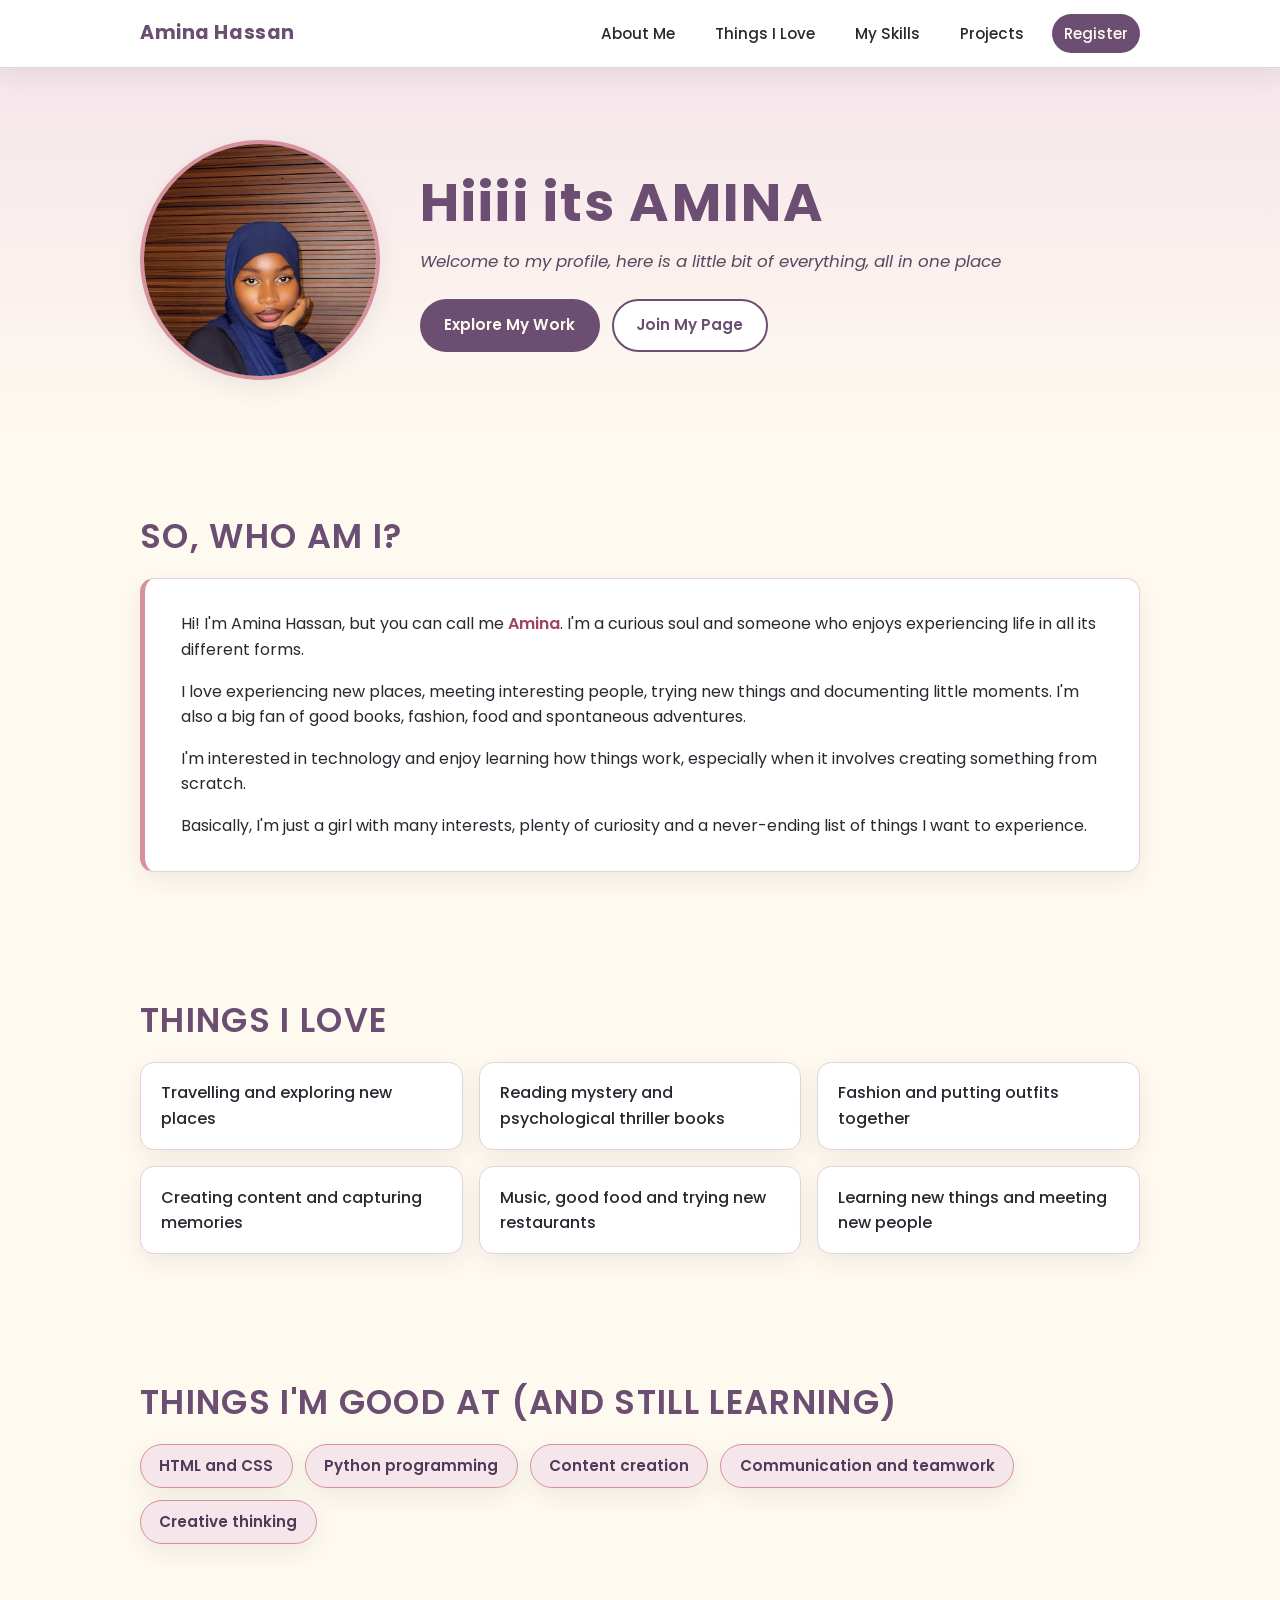
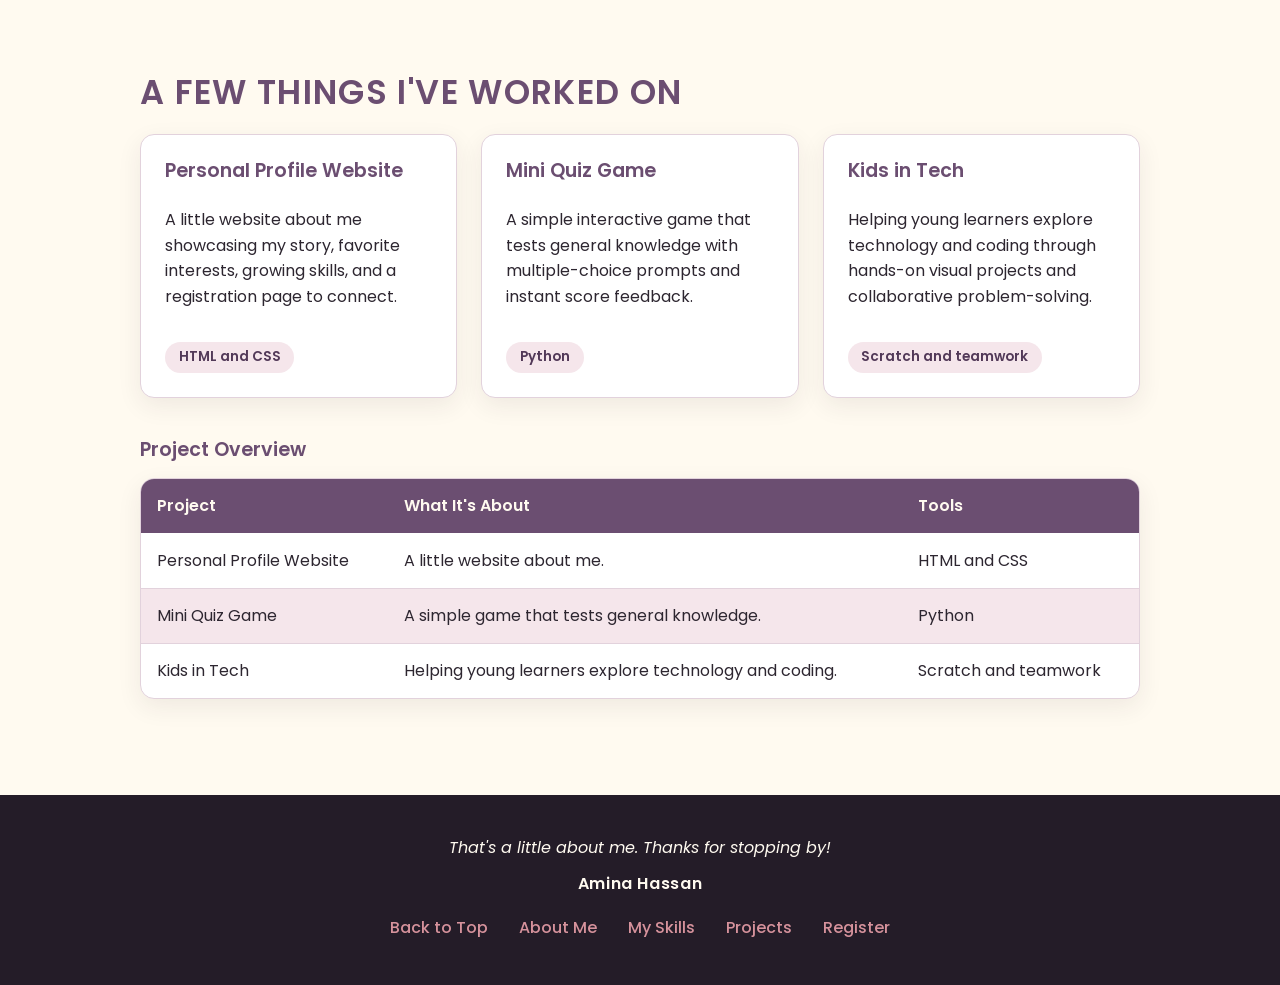
<file: index.html>
<!DOCTYPE html>
<html lang="en">
<head>
    <meta charset="UTF-8">
    <meta name="viewport" content="width=device-width, initial-scale=1.0">
    <meta name="description" content="Personal profile page of Amina Hassan featuring her bio, interests, skills, and projects.">
    <title>Amina's Profile</title>
    <link rel="preconnect" href="https://fonts.googleapis.com">
    <link rel="preconnect" href="https://fonts.gstatic.com" crossorigin>
    <link rel="stylesheet" href="https://fonts.googleapis.com/css2?family=Poppins:wght@400;500;600;700&display=swap">
    <link rel="stylesheet" href="styles.css">
</head>
<body>
    <a href="#main-content" class="skip-link">Skip to main content</a>

    <header class="site-header">
        <div class="container header-inner">
            <a href="index.html" class="site-logo">Amina Hassan</a>
            <nav class="site-nav" aria-label="Main navigation">
                <a href="#about">About Me</a>
                <a href="#interests">Things I Love</a>
                <a href="#skills">My Skills</a>
                <a href="#projects">Projects</a>
                <a href="register.html" class="nav-cta">Register</a>
            </nav>
        </div>
    </header>

    <main id="main-content">
        <section id="hero" class="hero section">
            <div class="container hero-content">
                <img
                    src="profile.jpg.jpeg"
                    alt="Portrait photo of Amina Hassan smiling"
                    class="profile-photo"
                    width="240"
                    height="240"
                >
                <div class="hero-text">
                    <h1>Hiiii its AMINA</h1>
                    <p class="tagline">Welcome to my profile, here is a little bit of everything, all in one place</p>
                    <div class="hero-actions">
                        <a href="#projects" class="btn btn-primary">Explore My Work</a>
                        <a href="register.html" class="btn btn-secondary">Join My Page</a>
                    </div>
                </div>
            </div>
        </section>

        <section id="about" class="section">
            <div class="container">
                <h2>So, who am I?</h2>
                <div class="about-card">
                    <p>
                        Hi! I'm Amina Hassan, but you can call me <span class="highlight">Amina</span>. I'm a curious soul and someone who enjoys experiencing life in all its different forms.
                    </p>
                    <p>
                        I love experiencing new places, meeting interesting people, trying new things and documenting little moments. I'm also a big fan of good books, fashion, food and spontaneous adventures.
                    </p>
                    <p>
                        I'm interested in technology and enjoy learning how things work, especially when it involves creating something from scratch.
                    </p>
                    <p>
                        Basically, I'm just a girl with many interests, plenty of curiosity and a never-ending list of things I want to experience.
                    </p>
                </div>
            </div>
        </section>

        <section id="interests" class="section">
            <div class="container">
                <h2>Things I Love</h2>
                <ul class="interests-grid">
                    <li class="interest-item">Travelling and exploring new places</li>
                    <li class="interest-item">Reading mystery and psychological thriller books</li>
                    <li class="interest-item">Fashion and putting outfits together</li>
                    <li class="interest-item">Creating content and capturing memories</li>
                    <li class="interest-item">Music, good food and trying new restaurants</li>
                    <li class="interest-item">Learning new things and meeting new people</li>
                </ul>
            </div>
        </section>

        <section id="skills" class="section">
            <div class="container">
                <h2>Things I'm Good At (and Still Learning)</h2>
                <ul class="skills-list">
                    <li class="skill-pill">HTML and CSS</li>
                    <li class="skill-pill">Python programming</li>
                    <li class="skill-pill">Content creation</li>
                    <li class="skill-pill">Communication and teamwork</li>
                    <li class="skill-pill">Creative thinking</li>
                </ul>
            </div>
        </section>

        <section id="projects" class="section">
            <div class="container">
                <h2>A Few Things I've Worked On</h2>

                <div class="projects-grid">
                    <article class="project-card">
                        <h3>Personal Profile Website</h3>
                        <p>A little website about me showcasing my story, favorite interests, growing skills, and a registration page to connect.</p>
                        <p class="project-meta"><span class="project-tag">HTML and CSS</span></p>
                    </article>

                    <article class="project-card">
                        <h3>Mini Quiz Game</h3>
                        <p>A simple interactive game that tests general knowledge with multiple-choice prompts and instant score feedback.</p>
                        <p class="project-meta"><span class="project-tag">Python</span></p>
                    </article>

                    <article class="project-card">
                        <h3>Kids in Tech</h3>
                        <p>Helping young learners explore technology and coding through hands-on visual projects and collaborative problem-solving.</p>
                        <p class="project-meta"><span class="project-tag">Scratch and teamwork</span></p>
                    </article>
                </div>

                <div class="table-block">
                    <h3 class="table-heading">Project Overview</h3>
                    <div class="table-wrapper">
                        <table class="projects-table">
                            <thead>
                                <tr>
                                    <th scope="col">Project</th>
                                    <th scope="col">What It's About</th>
                                    <th scope="col">Tools</th>
                                </tr>
                            </thead>
                            <tbody>
                                <tr>
                                    <td>Personal Profile Website</td>
                                    <td>A little website about me.</td>
                                    <td>HTML and CSS</td>
                                </tr>
                                <tr>
                                    <td>Mini Quiz Game</td>
                                    <td>A simple game that tests general knowledge.</td>
                                    <td>Python</td>
                                </tr>
                                <tr>
                                    <td>Kids in Tech</td>
                                    <td>Helping young learners explore technology and coding.</td>
                                    <td>Scratch and teamwork</td>
                                </tr>
                            </tbody>
                        </table>
                    </div>
                </div>
            </div>
        </section>
</main>
    <footer class="site-footer">
        <div class="container footer-inner">
            <p class="footer-note">That's a little about me. Thanks for stopping by!</p>
            <p class="footer-author">Amina Hassan</p>
            <nav class="footer-links" aria-label="Footer navigation">
                <a href="#hero">Back to Top</a>
                <a href="#about">About Me</a>
                <a href="#skills">My Skills</a>
                <a href="#projects">Projects</a>
                <a href="register.html">Register</a>
            </nav>
        </div>
    </footer>

</body>
</html>
</file>
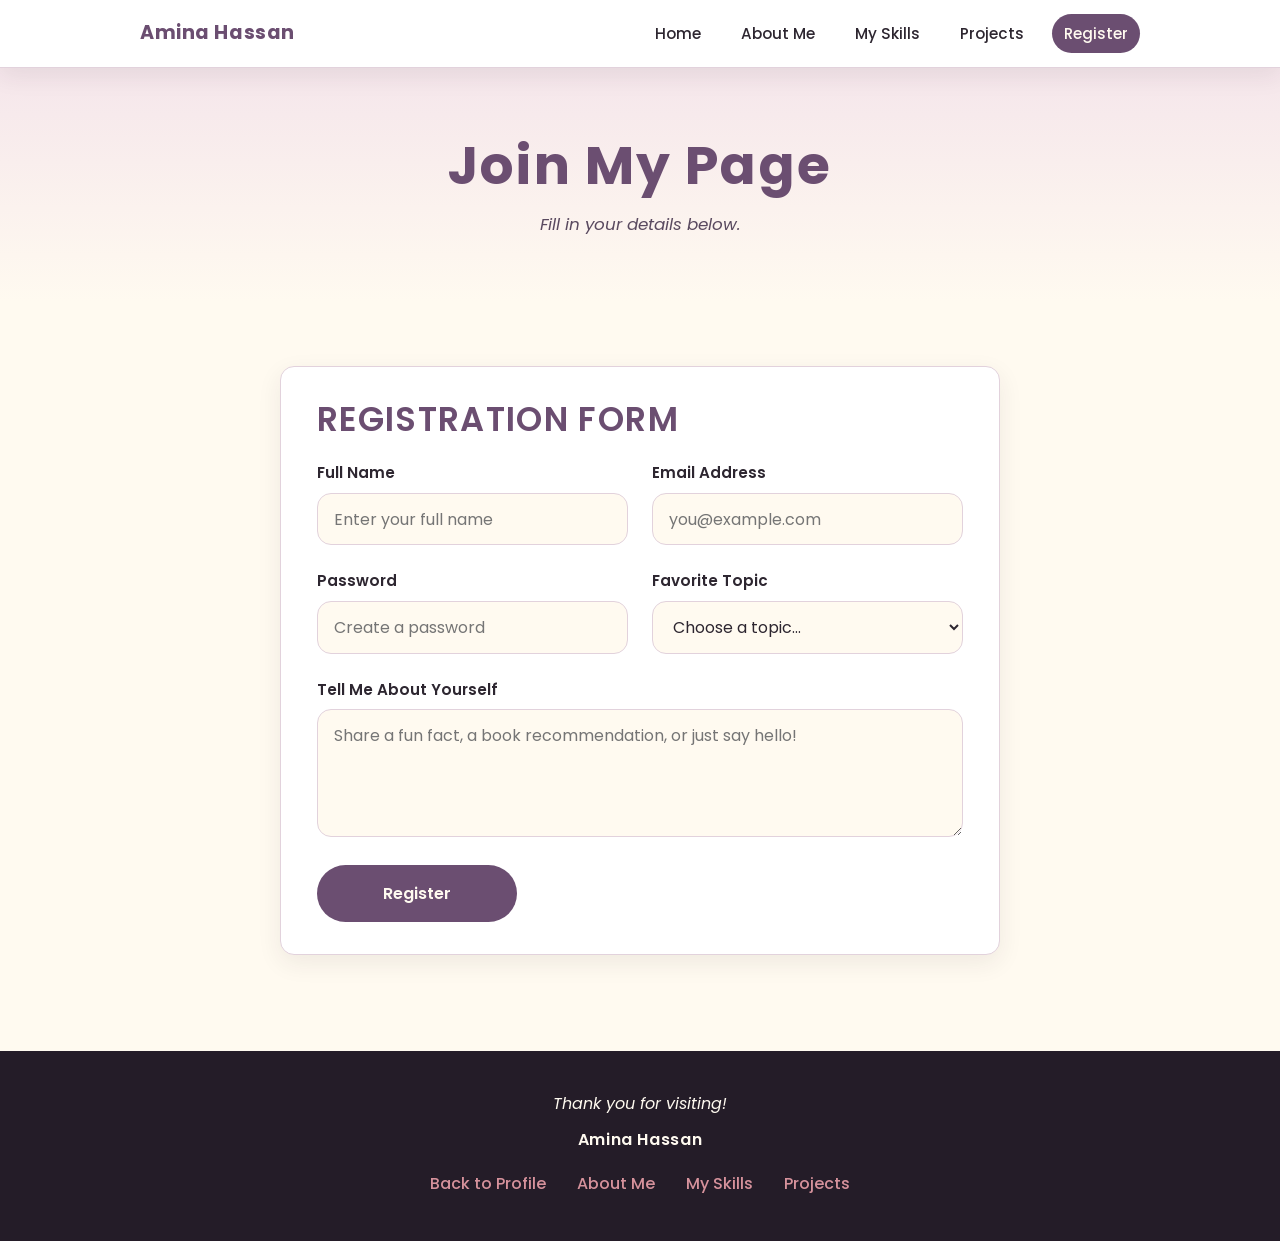
<file: register.html>
<!DOCTYPE html>
<html lang="en">

<head>
    <meta charset="UTF-8">
    <meta name="viewport" content="width=device-width, initial-scale=1.0">
    <meta name="description" content="Register to connect with Amina Hassan and join her community page.">
    <title>Register | Amina's Profile</title>
    <link rel="preconnect" href="https://fonts.googleapis.com">
    <link rel="preconnect" href="https://fonts.gstatic.com" crossorigin>
    <link rel="stylesheet" href="https://fonts.googleapis.com/css2?family=Poppins:wght@400;500;600;700&display=swap">
    <link rel="stylesheet" href="styles.css">
</head>

<body>
    <a href="#main-content" class="skip-link">Skip to main content</a>

    <header class="site-header">
        <div class="container header-inner">
            <a href="index.html" class="site-logo">Amina Hassan</a>
            <nav class="site-nav" aria-label="Main navigation">
                <a href="index.html">Home</a>
                <a href="index.html#about">About Me</a>
                <a href="index.html#skills">My Skills</a>
                <a href="index.html#projects">Projects</a>
                <a href="register.html" class="nav-cta" aria-current="page">Register</a>
            </nav>
        </div>
    </header>

    <main id="main-content">
        <section class="page-intro section">
            <div class="container">
                <h1>Join My Page</h1>
                <p class="tagline">Fill in your details below.</p>
            </div>
        </section>
        <section class="section register-section">
            <div class="container">
                <div class="form-card">
                    <h2>Registration Form</h2>

                    <form class="register-form" action="#" method="post">
                        <div class="form-group">
                            <label for="name">Full Name</label>
                            <input type="text" id="name" name="name" placeholder="Enter your full name"
                                autocomplete="name" required>
                        </div>

                        <div class="form-group">
                            <label for="email">Email Address</label>
                            <input type="email" id="email" name="email" placeholder="you@example.com"
                                autocomplete="email" required>
                        </div>

                        <div class="form-group">
                            <label for="password">Password</label>
                            <input type="password" id="password" name="password" placeholder="Create a password"
                                autocomplete="new-password" minlength="6" required>
                        </div>

                        <div class="form-group">
                            <label for="interest">Favorite Topic</label>
                            <select id="interest" name="interest" required>
                                <option value="">Choose a topic...</option>
                                <option value="web-dev">HTML &amp; CSS</option>
                                <option value="python">Python Programming</option>
                                <option value="books">Books &amp; Thrillers</option>
                                <option value="travel-fashion">Travel, Food &amp; Fashion</option>
                                <option value="content">Content Creation</option>
                            </select>
                        </div>

                        <div class="form-group form-group-full">
                            <label for="bio">Tell Me About Yourself</label>
                            <textarea id="bio" name="bio" rows="4"
                                placeholder="Share a fun fact, a book recommendation, or just say hello!"></textarea>
                        </div>

                        <div class="form-actions form-group-full">
                            <button type="submit" class="btn btn-primary btn-submit">Register</button>
                        </div>
                    </form>
                </div>
            </div>
        </section>
    </main>

    <footer class="site-footer">
        <div class="container footer-inner">
            <p class="footer-note">Thank you for visiting!</p>
            <p class="footer-author">Amina Hassan</p>
            <nav class="footer-links" aria-label="Footer navigation">
                <a href="index.html">Back to Profile</a>
                <a href="index.html#about">About Me</a>
                <a href="index.html#skills">My Skills</a>
                <a href="index.html#projects">Projects</a>
            </nav>
        </div>
    </footer>

</body>

</html>
</file>
<file: styles.css>
*,
*::before,
*::after {
  box-sizing: border-box;
}

:root {
  --primary: #6b4e71;
  --primary-dark: #523958;
  --accent: #d6929c;
  --accent-text: #9e445b;
  --text: #2d2630;
  --muted: #59495f;
  --background: #fffaf0;
  --surface: #ffffff;
  --surface-alt: #f5e6eb;
  --dark-bg: #241c28;
  --border: #e2d2dc;
  --radius: 14px;
  --radius-sm: 8px;
  --radius-pill: 999px;
  --shadow: 0 8px 24px rgba(45, 38, 48, 0.08);
  --shadow-hover: 0 14px 30px rgba(45, 38, 48, 0.14);
}

html {
  scroll-behavior: smooth;
}

body {
  margin: 0;
  font-family: "Poppins", Arial, sans-serif;
  font-size: 1rem;
  line-height: 1.6;
  background-color: var(--background);
  color: var(--text);
}

img {
  max-width: 100%;
  display: block;
}

h1,
h2,
h3 {
  color: var(--primary);
  line-height: 1.25;
  margin-top: 0;
}

h1 {
  font-size: clamp(2rem, 5vw + 1rem, 3.35rem);
  font-weight: 700;
  letter-spacing: 0.04em;
  margin-bottom: 0.75rem;
}

h2 {
  font-size: clamp(1.45rem, 2.5vw + 0.85rem, 2.1rem);
  font-weight: 600;
  text-transform: uppercase;
  letter-spacing: 0.04em;
  margin-bottom: 1.25rem;
}

h3 {
  font-size: 1.2rem;
  font-weight: 600;
  margin-bottom: 0.5rem;
}

p {
  margin-top: 0;
  margin-bottom: 1rem;
}

p:last-child {
  margin-bottom: 0;
}

a {
  color: var(--primary);
  transition: color 0.2s ease, background-color 0.2s ease, border-color 0.2s ease;
}

a:focus-visible,
button:focus-visible,
input:focus-visible,
select:focus-visible,
textarea:focus-visible {
  outline: 3px solid var(--primary);
  outline-offset: 3px;
}

.skip-link {
  position: absolute;
  top: -100px;
  left: 1rem;
  z-index: 200;
  background-color: var(--primary);
  color: var(--background);
  padding: 0.65rem 1rem;
  border-radius: var(--radius-sm);
  font-weight: 600;
  text-decoration: none;
}

.skip-link:focus-visible {
  top: 1rem;
}

.container {
  width: 100%;
  max-width: 1080px;
  margin-inline: auto;
  padding-inline: 1rem;
}

.section {
  padding-block: 2.75rem;
}

.tagline {
  font-style: italic;
  color: var(--muted);
  font-size: 1.05rem;
}

.highlight {
  color: var(--accent-text);
  font-weight: 600;
}

.site-header {
  position: sticky;
  top: 0;
  z-index: 100;
  background-color: var(--surface);
  border-bottom: 1px solid var(--border);
  box-shadow: var(--shadow);
}

.header-inner {
  display: flex;
  justify-content: space-between;
  align-items: center;
  flex-wrap: wrap;
  gap: 0.75rem 1.25rem;
  padding-block: 0.9rem;
}

.site-logo {
  font-size: 1.2rem;
  font-weight: 700;
  color: var(--primary);
  text-decoration: none;
  letter-spacing: 0.03em;
}

.site-logo:hover {
  color: var(--primary-dark);
}

.site-nav {
  display: flex;
  flex-wrap: wrap;
  align-items: center;
  gap: 0.35rem 0.65rem;
}

.site-nav a {
  color: var(--text);
  text-decoration: none;
  font-weight: 500;
  font-size: 0.95rem;
  padding: 0.45rem 0.75rem;
  border-radius: var(--radius-pill);
}

.site-nav a:hover {
  background-color: var(--surface-alt);
  color: var(--primary-dark);
}

.site-nav a:focus-visible {
  background-color: var(--surface-alt);
  color: var(--primary-dark);
}

.site-nav a.nav-cta,
.site-nav a[aria-current="page"] {
  background-color: var(--primary);
  color: var(--background);
}

.site-nav a.nav-cta:hover,
.site-nav a[aria-current="page"]:hover {
  background-color: var(--primary-dark);
  color: var(--background);
}

.btn {
  display: inline-flex;
  align-items: center;
  justify-content: center;
  padding: 0.75rem 1.4rem;
  border-radius: var(--radius-pill);
  font-family: inherit;
  font-size: 0.95rem;
  font-weight: 600;
  text-decoration: none;
  cursor: pointer;
  border: 2px solid transparent;
  transition: transform 0.2s ease, background-color 0.2s ease, color 0.2s ease, box-shadow 0.2s ease;
}

.btn-primary {
  background-color: var(--primary);
  color: var(--background);
}

.btn-primary:hover {
  background-color: var(--primary-dark);
  transform: translateY(-2px);
  box-shadow: var(--shadow);
}

.btn-secondary {
  background-color: var(--surface);
  color: var(--primary);
  border-color: var(--primary);
}

.btn-secondary:hover {
  background-color: var(--surface-alt);
  color: var(--primary-dark);
  transform: translateY(-2px);
}
.hero {
  background: linear-gradient(180deg, var(--surface-alt) 0%, var(--background) 100%);
  padding-block: 3rem;
}

.hero-content {
  display: flex;
  flex-direction: column;
  align-items: center;
  text-align: center;
  gap: 1.75rem;
}

.profile-photo {
  width: 180px;
  height: 180px;
  max-width: 100%;
  aspect-ratio: 1 / 1;
  border-radius: 50%;
  object-fit: cover;
  object-position: center top;
  border: 4px solid var(--accent);
  box-shadow: var(--shadow);
  flex-shrink: 0;
}

.hero-text {
  max-width: 620px;
}

.hero-actions {
  display: flex;
  flex-wrap: wrap;
  justify-content: center;
  gap: 0.75rem;
  margin-top: 1.5rem;
}

.page-intro {
  background: linear-gradient(180deg, var(--surface-alt) 0%, var(--background) 100%);
  text-align: center;
  padding-block: 2.5rem 1.75rem;
}

.about-card {
  background-color: var(--surface);
  padding: 1.5rem;
  border-radius: var(--radius);
  box-shadow: var(--shadow);
  border: 1px solid var(--border);
  border-left: 5px solid var(--accent);
}
.interests-grid {
  list-style: none;
  margin: 0;
  padding: 0;
  display: grid;
  grid-template-columns: 1fr;
  gap: 1rem;
}

.interest-item {
  background-color: var(--surface);
  padding: 1.1rem 1.25rem;
  border-radius: var(--radius);
  box-shadow: var(--shadow);
  border: 1px solid var(--border);
  color: var(--text);
  font-weight: 500;
}

.skills-list {
  list-style: none;
  margin: 0;
  padding: 0;
  display: flex;
  flex-wrap: wrap;
  gap: 0.75rem;
}

.skill-pill {
  background-color: var(--surface-alt);
  color: var(--primary-dark);
  border: 1px solid var(--accent);
  border-radius: var(--radius-pill);
  padding: 0.55rem 1.15rem;
  font-weight: 600;
  font-size: 0.95rem;
  box-shadow: var(--shadow);
}

.projects-grid {
  display: grid;
  grid-template-columns: repeat(auto-fit, minmax(260px, 1fr));
  gap: 1.5rem;
  margin-bottom: 2.5rem;
}

.project-card {
  background-color: var(--surface);
  padding: 1.5rem;
  border-radius: var(--radius);
  box-shadow: var(--shadow);
  border: 1px solid var(--border);
  display: flex;
  flex-direction: column;
  justify-content: space-between;
  gap: 1rem;
  transition: transform 0.25s ease, box-shadow 0.25s ease;
}

.project-card:hover {
  transform: translateY(-6px);
  box-shadow: var(--shadow-hover);
}

.project-meta {
  margin: 0;
}

.project-tag {
  display: inline-block;
  background-color: var(--surface-alt);
  color: var(--primary-dark);
  border-radius: var(--radius-pill);
  padding: 0.3rem 0.85rem;
  font-size: 0.85rem;
  font-weight: 600;
}
.table-block {
  margin-top: 1rem;
}

.table-heading {
  margin-bottom: 1rem;
}

.table-wrapper {
  width: 100%;
  overflow-x: auto;
  border-radius: var(--radius);
  box-shadow: var(--shadow);
  border: 1px solid var(--border);
  background-color: var(--surface);
}

.projects-table {
  width: 100%;
  border-collapse: collapse;
  text-align: left;
}

.projects-table thead {
  background-color: var(--primary);
  color: var(--background);
}

.projects-table th,
.projects-table td {
  padding: 0.9rem 1rem;
  vertical-align: top;
}

.projects-table th {
  font-weight: 600;
}

.projects-table tbody tr {
  border-bottom: 1px solid var(--border);
}

.projects-table tbody tr:last-child {
  border-bottom: none;
}

.projects-table tbody tr:nth-child(even) {
  background-color: var(--surface-alt);
}

.register-section {
  padding-top: 1.5rem;
}

.form-card {
  max-width: 720px;
  margin-inline: auto;
  background-color: var(--surface);
  padding: 1.5rem;
  border-radius: var(--radius);
  box-shadow: var(--shadow);
  border: 1px solid var(--border);
}

.register-form {
  display: grid;
  grid-template-columns: 1fr;
  gap: 1.25rem;
}

.form-group {
  display: flex;
  flex-direction: column;
  gap: 0.45rem;
}

.form-group label {
  font-weight: 600;
  color: var(--text);
  font-size: 0.95rem;
}

.register-form input,
.register-form select,
.register-form textarea {
  width: 100%;
  font-family: inherit;
  font-size: 1rem;
  color: var(--text);
  background-color: var(--background);
  padding: 0.8rem 1rem;
  border: 1.5px solid var(--border);
  border-radius: var(--radius);
  transition: border-color 0.2s ease, box-shadow 0.2s ease, background-color 0.2s ease;
}

.register-form textarea {
  resize: vertical;
  min-height: 120px;
}

.register-form input:focus,
.register-form select:focus,
.register-form textarea:focus {
  border-color: var(--primary);
  background-color: var(--surface);
  box-shadow: 0 0 0 3px var(--surface-alt);
  outline: none;
}

.register-form input:focus-visible,
.register-form select:focus-visible,
.register-form textarea:focus-visible {
  border-color: var(--primary);
  background-color: var(--surface);
  outline: 3px solid var(--primary);
  outline-offset: 2px;
}

.form-actions {
  margin-top: 0.25rem;
}

.btn-submit {
  width: 100%;
  padding: 0.9rem 1.75rem;
  font-size: 1rem;
}

.site-footer {
  background-color: var(--dark-bg);
  color: var(--background);
  text-align: center;
  padding-block: 2.5rem;
  margin-top: 2rem;
}

.footer-inner {
  display: flex;
  flex-direction: column;
  align-items: center;
  gap: 0.65rem;
}

.footer-note {
  font-style: italic;
  margin-bottom: 0;
}

.footer-author {
  font-weight: 600;
  letter-spacing: 0.04em;
  margin-bottom: 0.25rem;
}

.footer-links {
  display: flex;
  flex-wrap: wrap;
  justify-content: center;
  gap: 0.5rem 1.25rem;
}

.footer-links a {
  color: var(--accent);
  text-decoration: none;
  font-weight: 500;
  padding: 0.25rem 0.35rem;
  border-radius: var(--radius-sm);
}

.footer-links a:hover {
  color: var(--background);
  text-decoration: underline;
  text-underline-offset: 4px;
}

.footer-links a:focus-visible {
  outline: 3px solid var(--accent);
  outline-offset: 3px;
}

section[id] {
  scroll-margin-top: 5.5rem;
}

@media (min-width: 768px) {
  .container {
    padding-inline: 2rem;
  }

  .hero {
    padding-block: 3.75rem;
  }

  .hero-content {
    flex-direction: row;
    text-align: left;
    align-items: center;
    gap: 2.5rem;
  }

  .hero-actions {
    justify-content: flex-start;
  }

  .profile-photo {
    width: 220px;
    height: 220px;
  }

  .about-card,
  .form-card {
    padding: 2rem 2.25rem;
  }

  .interests-grid {
    grid-template-columns: repeat(2, 1fr);
  }

  .register-form {
    grid-template-columns: repeat(2, 1fr);
    gap: 1.5rem;
  }

  .form-group-full {
    grid-column: 1 / -1;
  }

  .btn-submit {
    width: auto;
    min-width: 200px;
  }
}

@media (min-width: 1024px) {
  .container {
    padding-inline: 2.5rem;
  }

  .section {
    padding-block: 4rem;
  }

  .hero {
    padding-block: 4.5rem;
  }

  .profile-photo {
    width: 240px;
    height: 240px;
  }

  .site-nav {
    gap: 0.5rem 1rem;
  }

  .interests-grid {
    grid-template-columns: repeat(3, 1fr);
  }
}

@media (prefers-reduced-motion: reduce) {
  html {
    scroll-behavior: auto;
  }

  .btn,
  .project-card,
  a,
  .register-form input,
  .register-form select,
  .register-form textarea {
    transition: none;
  }

  .btn-primary:hover,
  .btn-secondary:hover,
  .project-card:hover {
    transform: none;
  }
}
</file>
